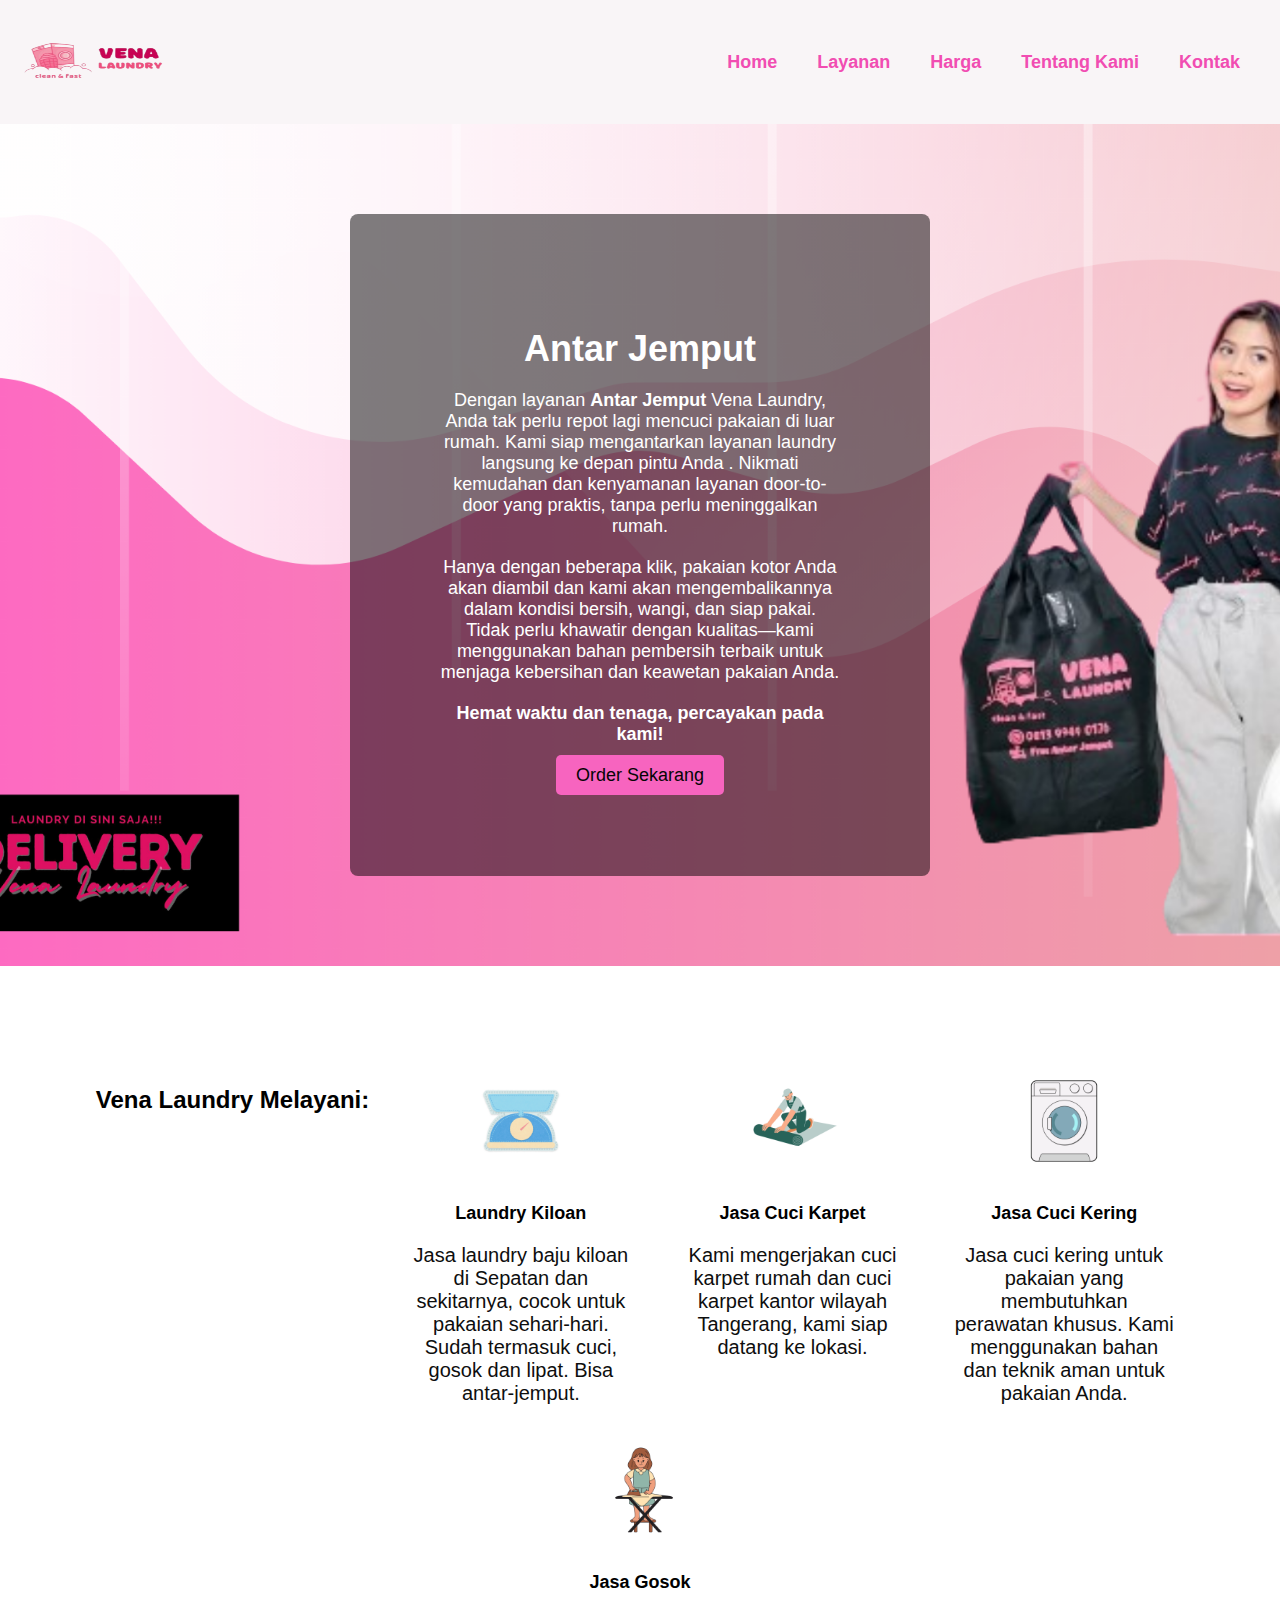
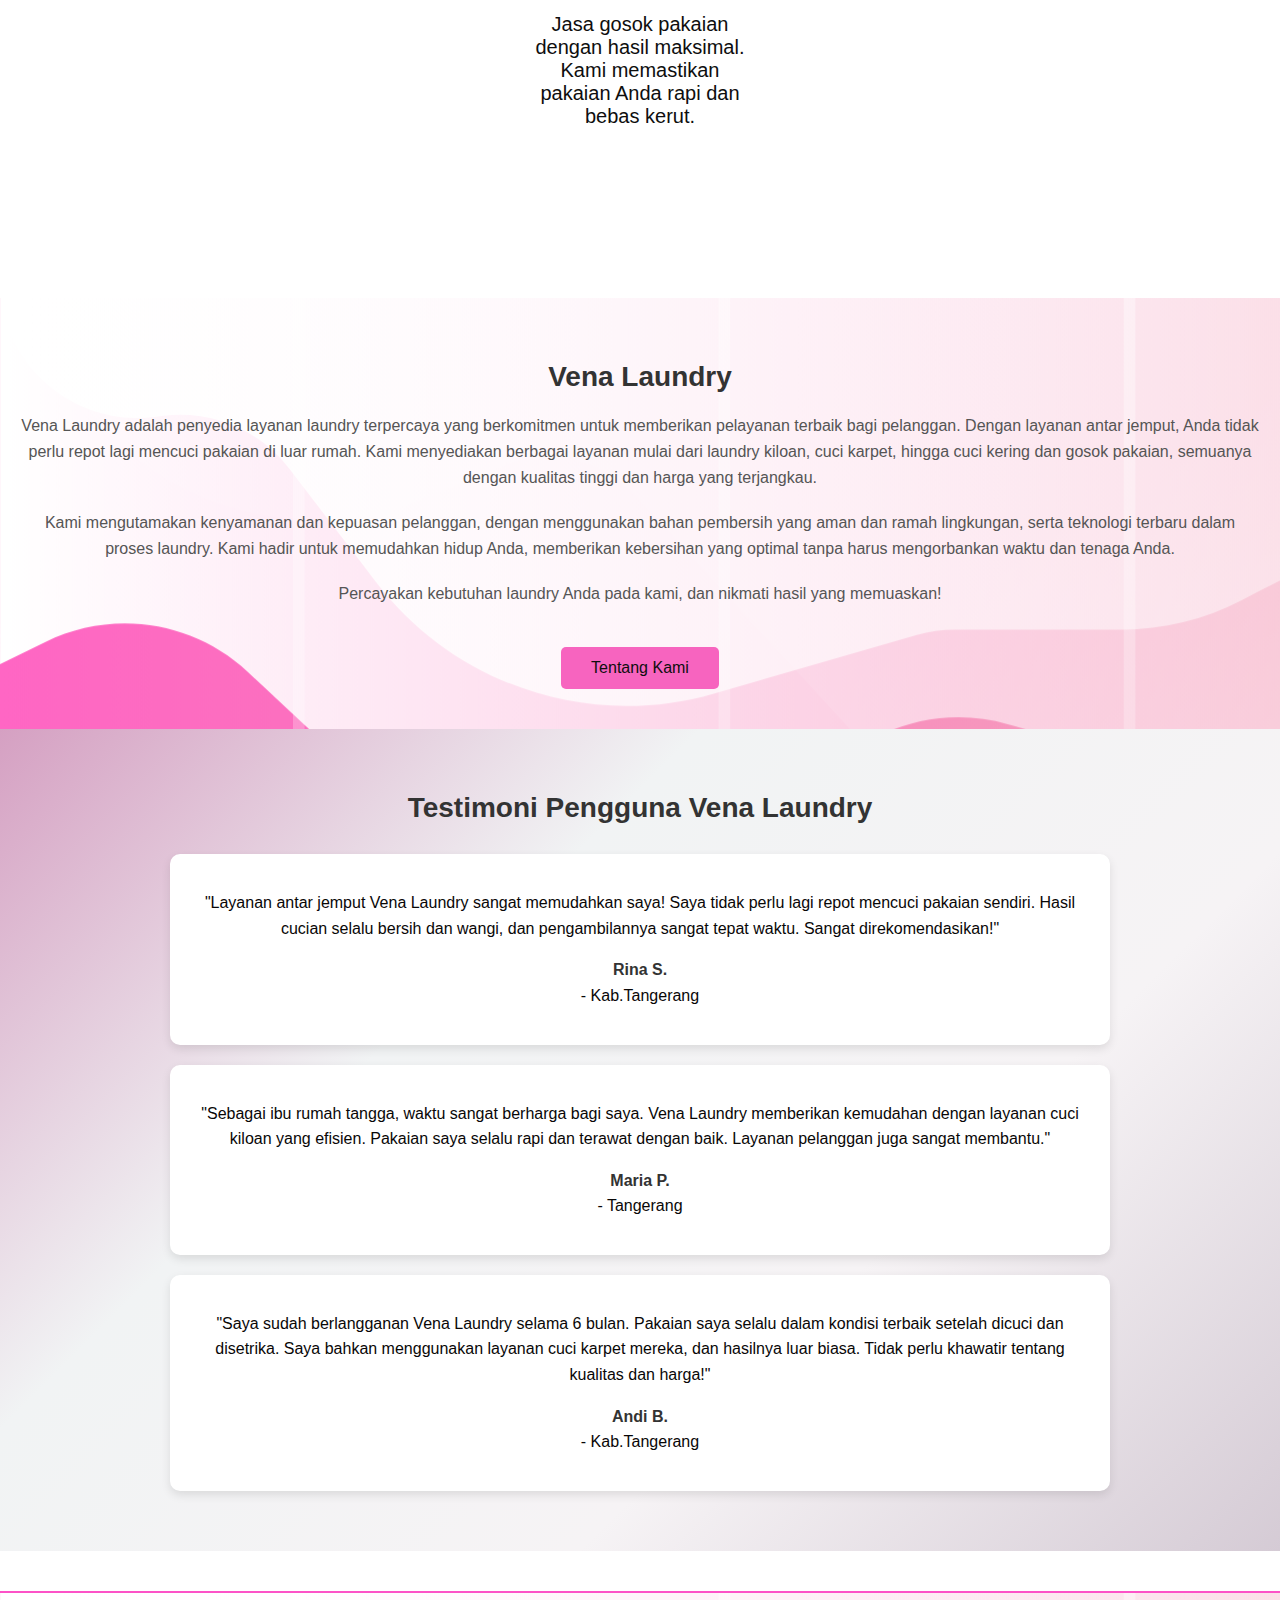
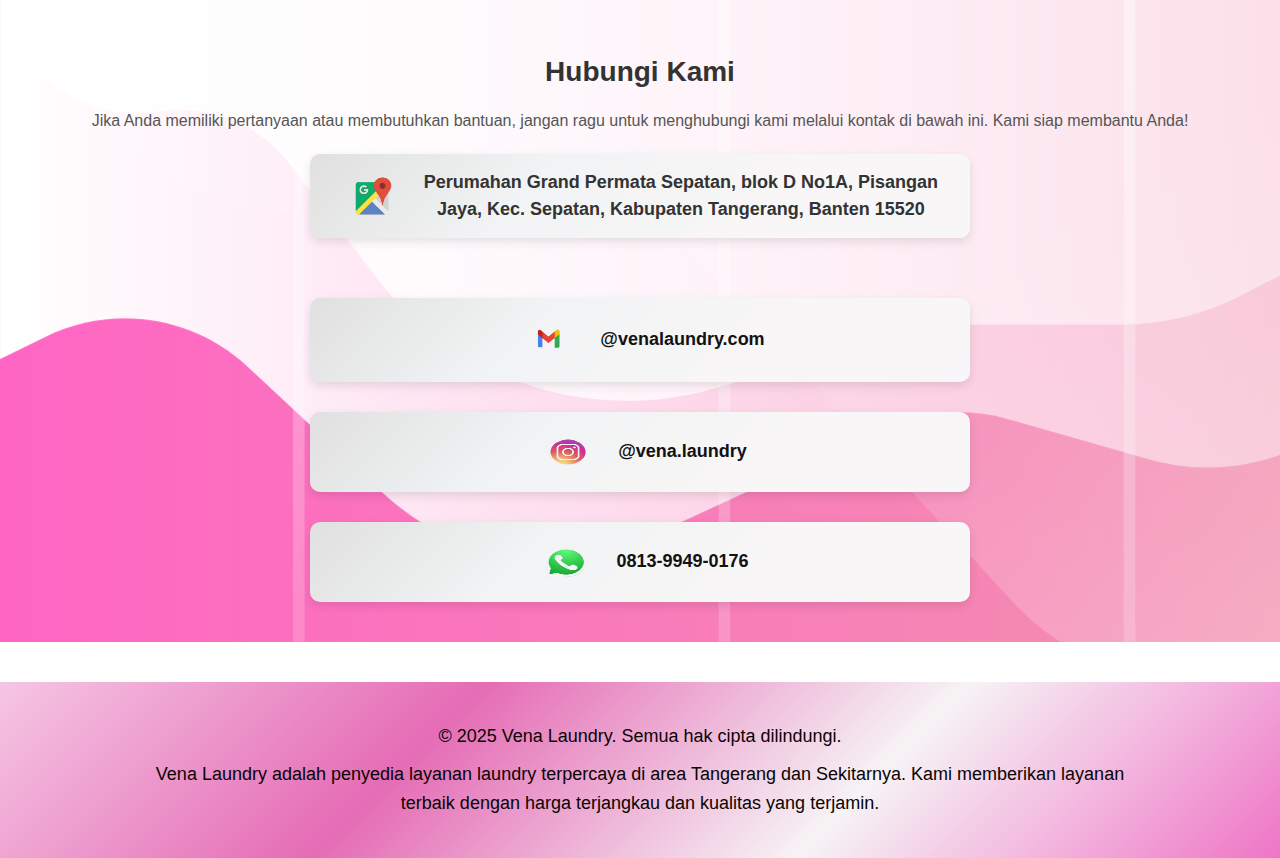
<file: index.html>
<!DOCTYPE html>
<html lang="id">
<head>
    <meta charset="UTF-8">
    <meta name="viewport" content="width=device-width, initial-scale=1.0">
    <meta http-equiv="X-UA-Compatible" content="ie=edge">
    <title>LaundryX - Layanan Laundry Terpercaya</title>
    <link rel="stylesheet" href="index.css">
</head>
<body>
    <!-- Header Section -->
    <header>
        <div class="container">
            <!-- Logo -->
            <div class="logo">
                <img src="VENA-removebg-preview.png" alt="Logo LaundryX">
            </div>
            
            <!-- Navigasi -->
            <nav>
                <ul>
                    <li><a href="index.html">Home</a></li>
                    <li><a href="Layanan.html">Layanan</a></li>
                    <li><a href="harga.html">Harga</a></li>
                    <li><a href="tentangkami.html">Tentang Kami</a></li>
                    <li><a href="kontak.html">Kontak</a></li>
                </ul>
            </nav>
        </div>
    </header>

    <!-- Main Content -->
    <main>
        <div class="content">
            <h1>Antar Jemput</h1>
            <p>Dengan layanan <strong>Antar Jemput</strong> Vena Laundry, Anda tak perlu repot lagi mencuci pakaian di luar rumah. Kami siap mengantarkan layanan laundry langsung ke depan pintu Anda <strong></strong>. Nikmati kemudahan dan kenyamanan layanan door-to-door yang praktis, tanpa perlu meninggalkan rumah.</p>
            <p>Hanya dengan beberapa klik, pakaian kotor Anda akan diambil dan kami akan mengembalikannya dalam kondisi bersih, wangi, dan siap pakai. Tidak perlu khawatir dengan kualitas—kami menggunakan bahan pembersih terbaik untuk menjaga kebersihan dan keawetan pakaian Anda.</p>
            <p><strong>Hemat waktu dan tenaga, percayakan pada kami!</strong></p>
            <a href="#" class="cta-button">Order Sekarang</a>
        </div>
    </main>
      <!-- Langkah-langkah menggunakan aplikasi -->
      <section class="steps">
        <h2>Vena Laundry Melayani:</h2>
        <div class="step">
          <img src="2.png" alt="Langkah 1">
          <h3>Laundry Kiloan</h3>
          <p>Jasa laundry baju kiloan di Sepatan dan sekitarnya, cocok untuk pakaian sehari-hari. Sudah termasuk cuci, gosok dan lipat. Bisa antar-jemput.</p>
        </div>
        <div class="step">
          <img src="3.png" alt="Langkah 2">
          <h3>Jasa Cuci Karpet</h3>
          <p>Kami mengerjakan cuci karpet rumah dan cuci karpet kantor wilayah Tangerang, kami siap datang ke lokasi.</p>
        </div>
        <div class="step">
          <img src="5.png" alt="Langkah 3">
          <h3>Jasa Cuci Kering</h3>
          <p>Jasa cuci kering untuk pakaian yang membutuhkan perawatan khusus. Kami menggunakan bahan dan teknik aman untuk pakaian Anda.</p>
        </div>
        <div class="step">
          <img src="4.png" alt="Langkah 4">
          <h3>Jasa Gosok</h3>
          <p>Jasa gosok pakaian dengan hasil maksimal. Kami memastikan pakaian Anda rapi dan bebas kerut.</p>
        </div>
      </section>
      <section class="about-us">
        <h2>Vena Laundry</h2>
        <p>Vena Laundry adalah penyedia layanan laundry terpercaya yang berkomitmen untuk memberikan pelayanan terbaik bagi pelanggan. Dengan layanan antar jemput, Anda tidak perlu repot lagi mencuci pakaian di luar rumah. Kami menyediakan berbagai layanan mulai dari laundry kiloan, cuci karpet, hingga cuci kering dan gosok pakaian, semuanya dengan kualitas tinggi dan harga yang terjangkau.</p>
        <p>Kami mengutamakan kenyamanan dan kepuasan pelanggan, dengan menggunakan bahan pembersih yang aman dan ramah lingkungan, serta teknologi terbaru dalam proses laundry. Kami hadir untuk memudahkan hidup Anda, memberikan kebersihan yang optimal tanpa harus mengorbankan waktu dan tenaga Anda.</p>
        <p>Percayakan kebutuhan laundry Anda pada kami, dan nikmati hasil yang memuaskan!</p>
        
        <!-- Tombol "Tentang Kami" -->
        <a href="tentangkami.html" class="about-btn">Tentang Kami</a>
    </section>
    
     <!-- Testimoni Pengguna -->
     <section class="testimonials">
      <h2>Testimoni Pengguna Vena Laundry</h2>
      <div class="testimonial">
          <p>"Layanan antar jemput Vena Laundry sangat memudahkan saya! Saya tidak perlu lagi repot mencuci pakaian sendiri. Hasil cucian selalu bersih dan wangi, dan pengambilannya sangat tepat waktu. Sangat direkomendasikan!"</p>
          <p><strong>Rina S.</strong> - Kab.Tangerang</p>
      </div>
      <div class="testimonial">
          <p>"Sebagai ibu rumah tangga, waktu sangat berharga bagi saya. Vena Laundry memberikan kemudahan dengan layanan cuci kiloan yang efisien. Pakaian saya selalu rapi dan terawat dengan baik. Layanan pelanggan juga sangat membantu."</p>
          <p><strong>Maria P.</strong> - Tangerang</p>
      </div>
      <div class="testimonial">
          <p>"Saya sudah berlangganan Vena Laundry selama 6 bulan. Pakaian saya selalu dalam kondisi terbaik setelah dicuci dan disetrika. Saya bahkan menggunakan layanan cuci karpet mereka, dan hasilnya luar biasa. Tidak perlu khawatir tentang kualitas dan harga!"</p>
          <p><strong>Andi B.</strong> - Kab.Tangerang</p>
      </div>
  </section>
  <!-- Kontak Kami -->
  <section class="contact">
    <h2>Hubungi Kami</h2>
    <p>Jika Anda memiliki pertanyaan atau membutuhkan bantuan, jangan ragu untuk menghubungi kami melalui kontak di bawah ini. Kami siap membantu Anda!</p>

    <div class="contact-info">
        <!-- Alamat -->
        <div class="contact-item">
            <img src="gmaps-removebg-preview.png" alt="Alamat Icon">
            <a href="https://maps.app.goo.gl/uRgK6omMd8ZkNUqTA" target="_blank" rel="noopener noreferrer">
            <p><strong></strong> Perumahan Grand Permata Sepatan, blok D No1A, Pisangan Jaya, Kec. Sepatan, Kabupaten Tangerang, Banten 15520</p>
        </div>

        <!-- Email -->
        <div class="contact-item">
            <img src="gmail-removebg-preview.png" alt="Email Icon">
            <p><strong></strong> <a href="mailto:info@venalaundry.com">@venalaundry.com</a></p>
        </div>

        <!-- Instagram -->
        <div class="contact-item">
            <img src="instagram-removebg-preview.png" alt="Instagram Icon">
            <p><strong></strong> <a href="https://www.instagram.com/vena.laundry/" target="_blank">@vena.laundry</a></p>
        </div>

        <!-- WhatsApp -->
        <div class="contact-item">
            <img src="wa3-removebg-preview.png" alt="WhatsApp Icon">
            <p><a href="wa.me/6281399490176" target="_blank"> 0813-9949-0176</a></p>
        </div>
    </div>
</section>
<!-- Footer Section -->
<footer class="footer">
  <div class="footer-content">
      <p>&copy; 2025 Vena Laundry. Semua hak cipta dilindungi.</p>
      <p>Vena Laundry adalah penyedia layanan laundry terpercaya di area Tangerang dan Sekitarnya. Kami memberikan layanan terbaik dengan harga terjangkau dan kualitas yang terjamin.</p>
  </div>
</footer>
</body>
</html>
</file>
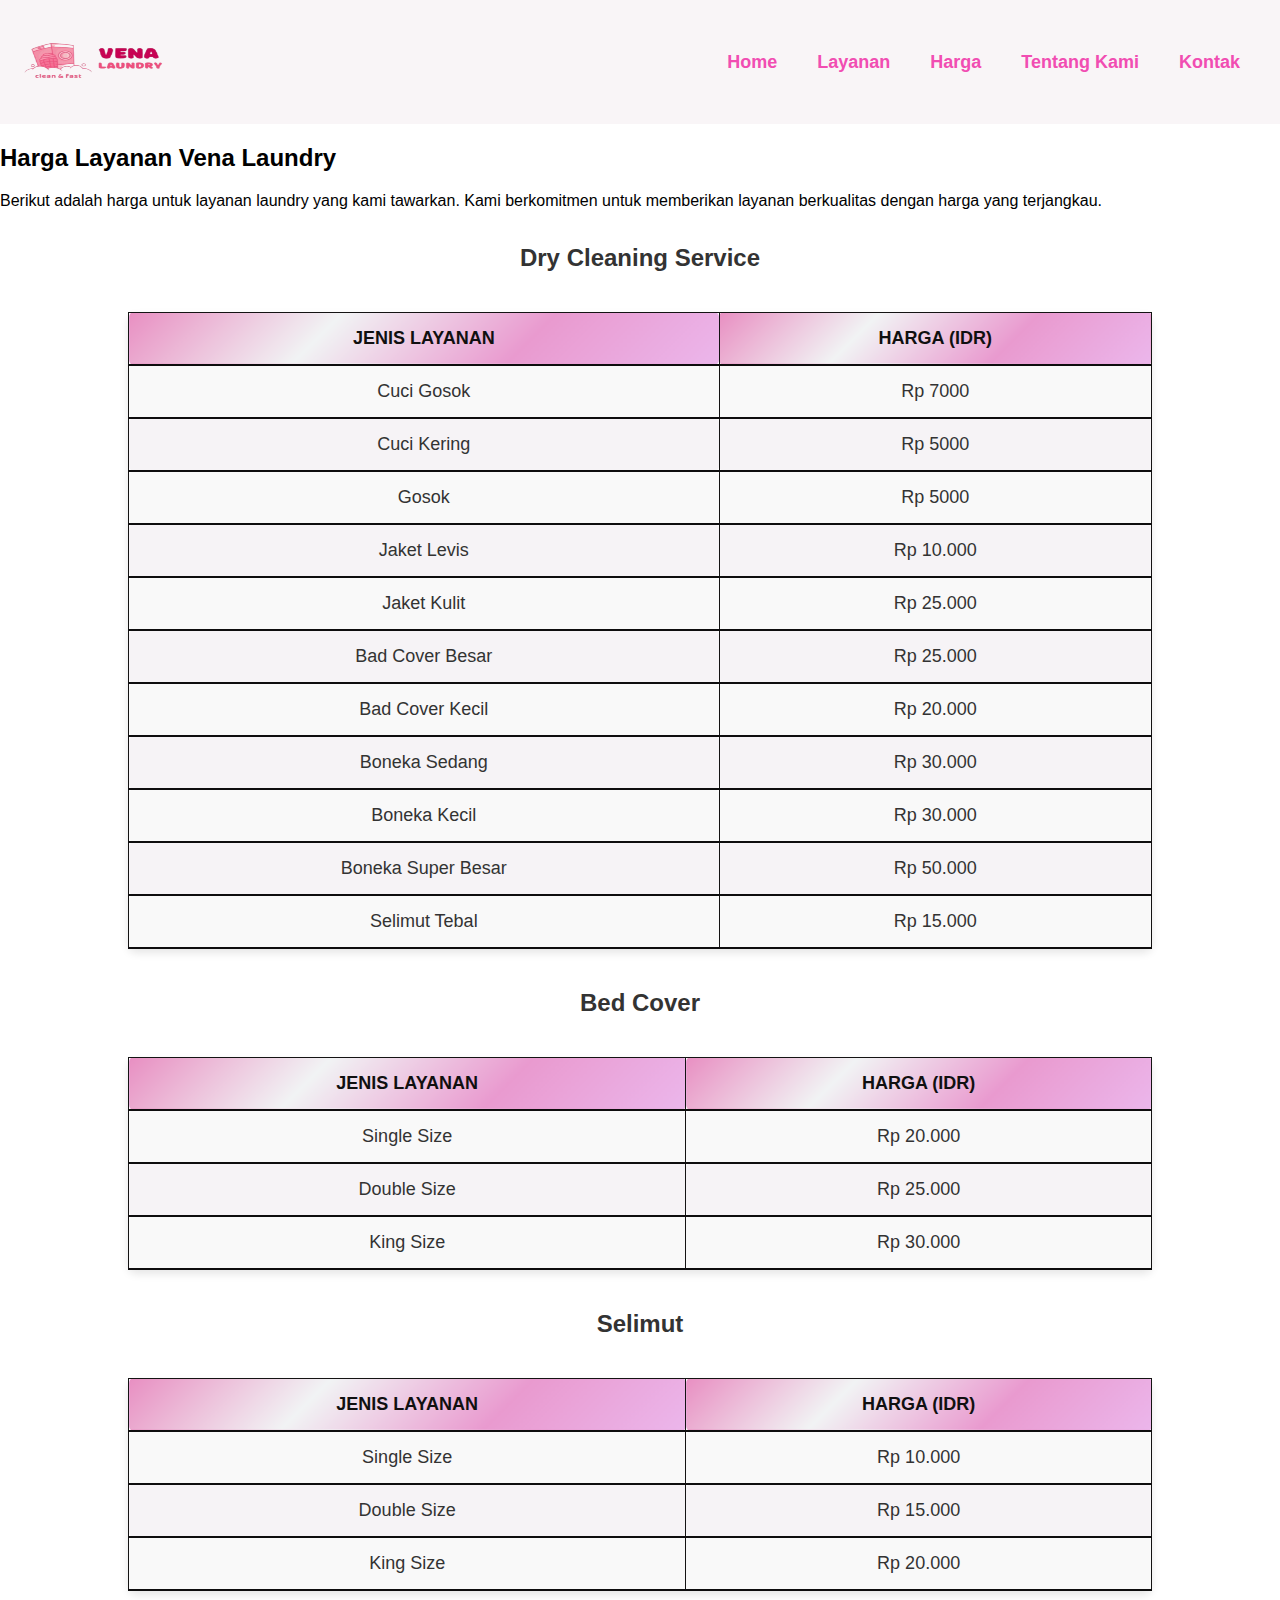
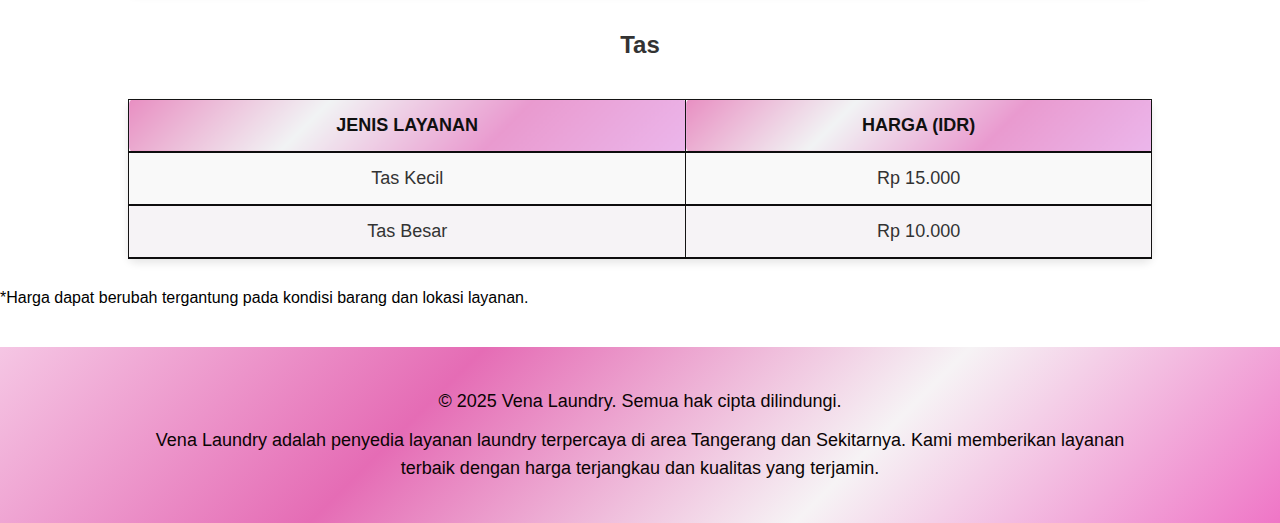
<file: harga.html>
<!DOCTYPE html>
<html lang="id">
<head>
    <meta charset="UTF-8">
    <meta name="viewport" content="width=device-width, initial-scale=1.0">
    <meta http-equiv="X-UA-Compatible" content="ie=edge">
    <title>Vena Laundry - Layanan Laundry Terpercaya</title>
    <link rel="stylesheet" href="harga.css">
</head>
<body>
    <!-- Header Section -->
    <header>
        <div class="container">
            <!-- Logo -->
            <div class="logo">
                <img src="VENA-removebg-preview.png" alt="Logo LaundryX">
            </div>
            
            <!-- Navigasi -->
            <nav>
                <ul>
                    <li><a href="index.html">Home</a></li>
                    <li><a href="Layanan.html">Layanan</a></li>
                    <li><a href="harga.html">Harga</a></li>
                    <li><a href="tentangkami.html">Tentang Kami</a></li>
                    <li><a href="kontak.html">Kontak</a></li>
                </ul>
            </nav>
        </div>
    </header>
<!-- Section Harga -->
<section class="pricing">
    <h2>Harga Layanan Vena Laundry</h2>
    <p>Berikut adalah harga untuk layanan laundry yang kami tawarkan. Kami berkomitmen untuk memberikan layanan berkualitas dengan harga yang terjangkau.</p>
    
    <!-- Tabel Dry Cleaning Service -->
    <h3>Dry Cleaning Service</h3>
    <table class="pricing-table">
        <thead>
            <tr>
                <th>Jenis Layanan</th>
                <th>Harga (IDR)</th>
            </tr>
        </thead>
        <tbody>
            <tr>
                <td>Cuci Gosok</td>
                <td>Rp 7000 </td>
            </tr>
            <tr>
                <td>Cuci Kering</td>
                <td>Rp 5000 </td>
            </tr>
            <tr>
                <td>Gosok</td>
                <td>Rp 5000 </td>
            </tr>
            <tr>
                <td>Jaket Levis</td>
                <td>Rp 10.000 </td>
            </tr>
            <tr>
                <td>Jaket Kulit</td>
                <td>Rp 25.000 </td>
            </tr>
            <tr>
                <td>Bad Cover Besar</td>
                <td>Rp 25.000</td>
            </tr>
            <tr>
                <td>Bad Cover Kecil</td>
                <td>Rp 20.000</td>
            </tr>
            <tr>
                <td>Boneka Sedang</td>
                <td>Rp 30.000</td>
            </tr>
            <tr>
                <td>Boneka Kecil</td>
                <td>Rp 30.000</td>
            </tr>
            <tr>
                <td>Boneka Super Besar</td>
                <td>Rp 50.000</td>
            </tr>
            <tr>
                <td>Selimut Tebal</td>
                <td>Rp 15.000</td>
            </tr>
        </tbody>
    </table>

    <!-- Tabel Bed Cover -->
    <h3>Bed Cover</h3>
    <table class="pricing-table">
        <thead>
            <tr>
                <th>Jenis Layanan</th>
                <th>Harga (IDR)</th>
            </tr>
        </thead>
        <tbody>
            <tr>
                <td>Single Size</td>
                <td>Rp 20.000</td>
            </tr>
            <tr>
                <td>Double Size</td>
                <td>Rp 25.000</td>
            </tr>
            <tr>
                <td>King Size</td>
                <td>Rp 30.000</td>
            </tr>
        </tbody>
    </table>

    <!-- Tabel Selimut -->
    <h3>Selimut</h3>
    <table class="pricing-table">
        <thead>
            <tr>
                <th>Jenis Layanan</th>
                <th>Harga (IDR)</th>
            </tr>
        </thead>
        <tbody>
            <tr>
                <td>Single Size</td>
                <td>Rp 10.000</td>
            </tr>
            <tr>
                <td>Double Size</td>
                <td>Rp 15.000</td>
            </tr>
            <tr>
                <td>King Size</td>
                <td>Rp 20.000</td>
            </tr>
        </tbody>
    </table>

    <!-- Tabel Tas -->
    <h3>Tas</h3>
    <table class="pricing-table">
        <thead>
            <tr>
                <th>Jenis Layanan</th>
                <th>Harga (IDR)</th>
            </tr>
        </thead>
        <tbody>
            <tr>
                <td>Tas Kecil</td>
                <td>Rp 15.000</td>
            </tr>
            <tr>
                <td>Tas Besar</td>
                <td>Rp 10.000</td>
            </tr>
        </tbody>
    </table>
    
    <p>*Harga dapat berubah tergantung pada kondisi barang dan lokasi layanan.</p>
</section>
<!-- Footer Section -->
<footer class="footer">
    <div class="footer-content">
        <p>&copy; 2025 Vena Laundry. Semua hak cipta dilindungi.</p>
        <p>Vena Laundry adalah penyedia layanan laundry terpercaya di area  Tangerang dan Sekitarnya. Kami memberikan layanan terbaik dengan harga terjangkau dan kualitas yang terjamin.</p>
    </div>
  </footer>
  </body>
  </html>
</file>
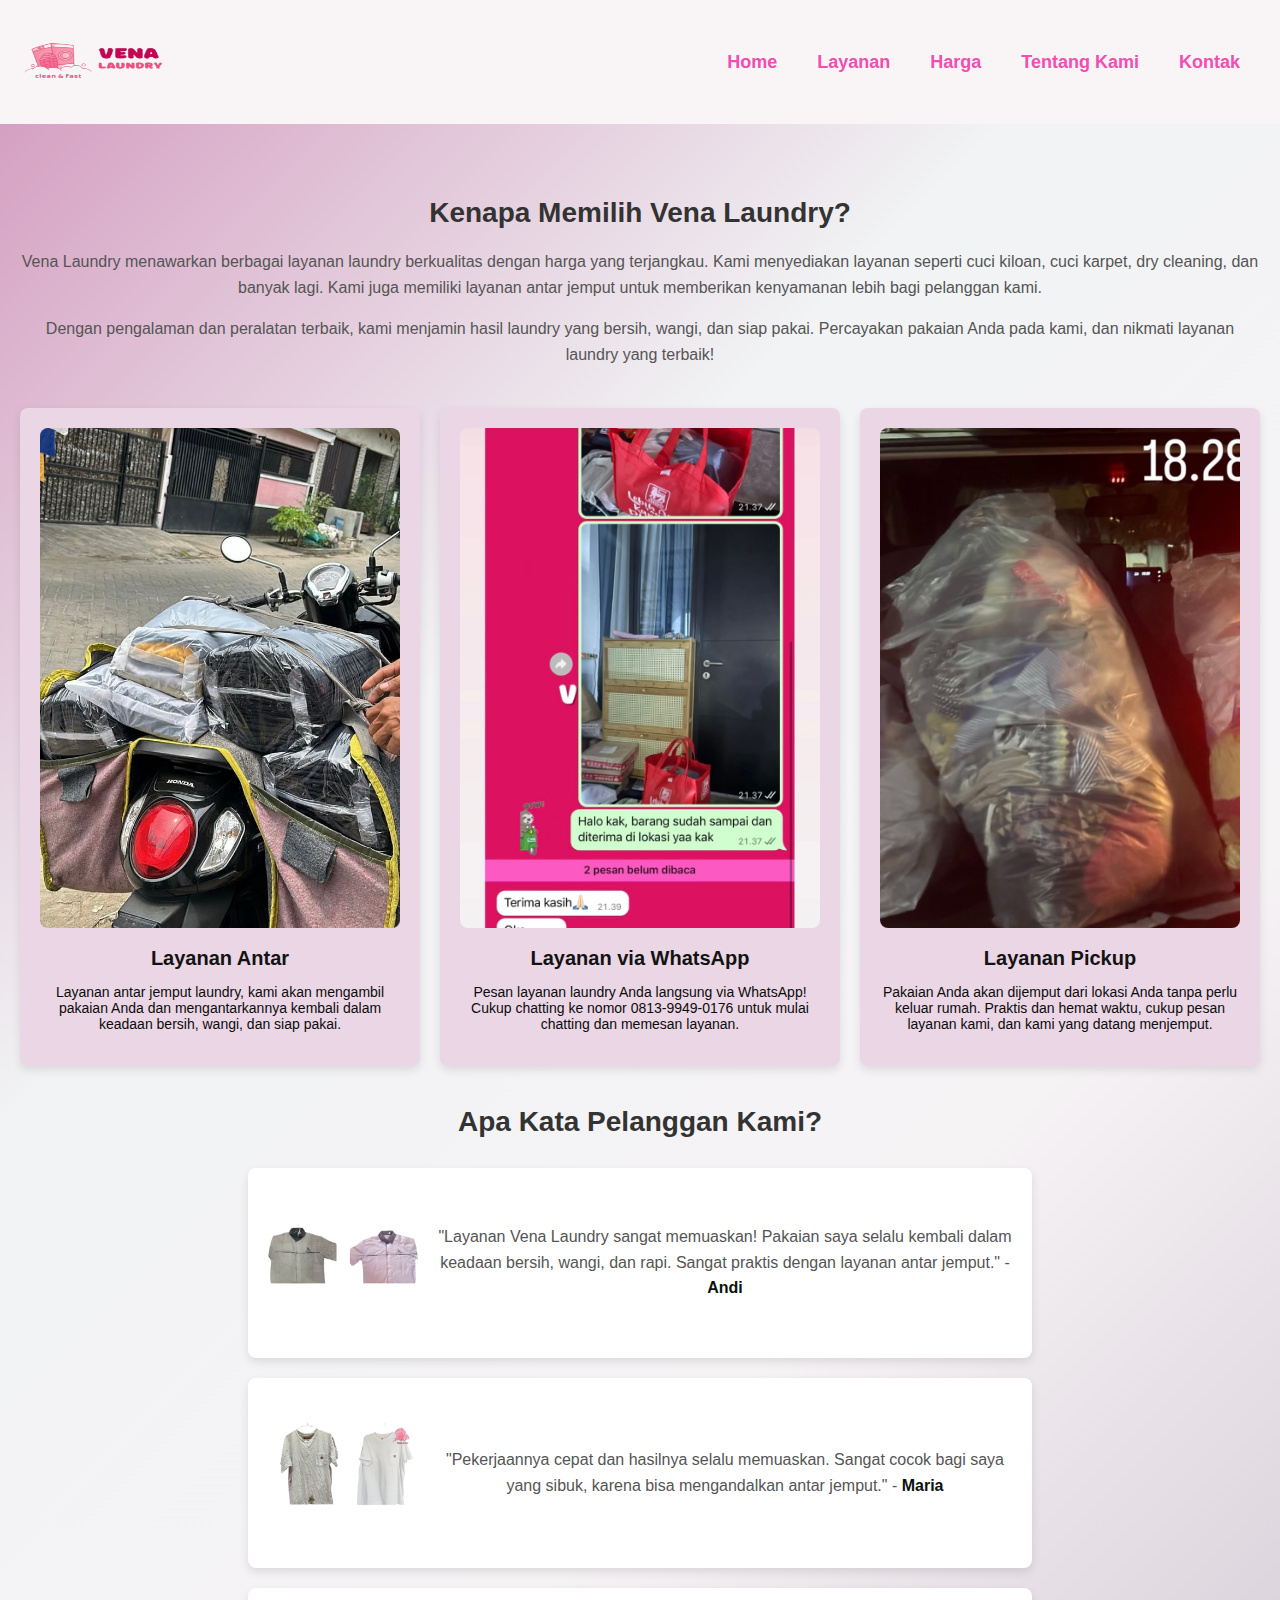
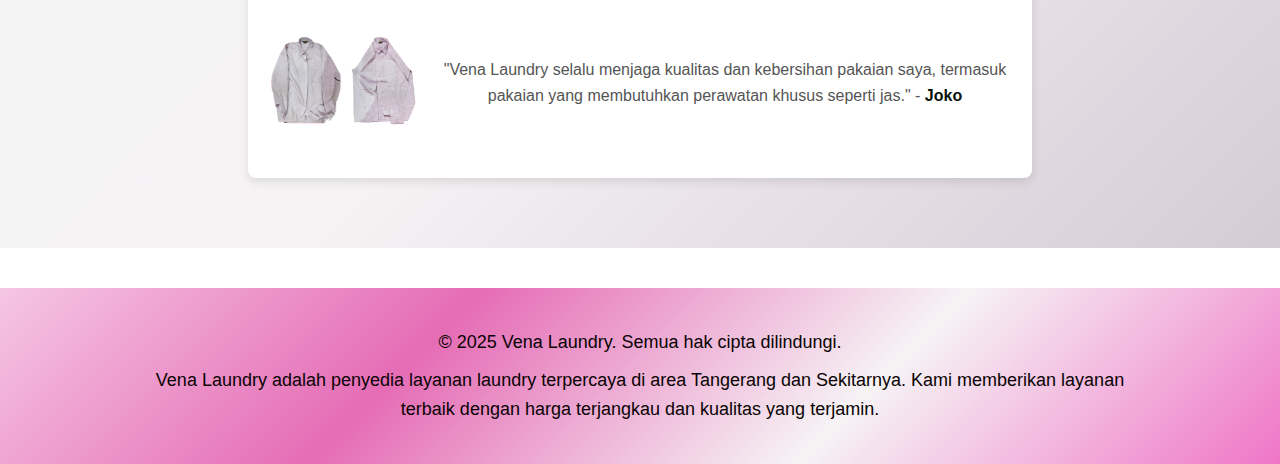
<file: Layanan.html>
<!DOCTYPE html>
<html lang="id">
<head>
    <meta charset="UTF-8">
    <meta name="viewport" content="width=device-width, initial-scale=1.0">
    <meta http-equiv="X-UA-Compatible" content="ie=edge">
    <title>Vena Laundry - Layanan Laundry Terpercaya</title>
    <link rel="stylesheet" href="Layanan.css">
</head>
<body>
    <!-- Header Section -->
    <header>
        <div class="container">
            <!-- Logo -->
            <div class="logo">
                <img src="VENA-removebg-preview.png" alt="Logo LaundryX">
            </div>
            
            <!-- Navigasi -->
            <nav>
                <ul>
                    <li><a href="index.html">Home</a></li>
                    <li><a href="Layanan.html">Layanan</a></li>
                    <li><a href="harga.html">Harga</a></li>
                    <li><a href="tentangkami.html">Tentang Kami</a></li>
                    <li><a href="kontak.html">Kontak</a></li>
                </ul>
            </nav>
        </div>
    </header>
<!-- Section Layanan dan Testimoni -->
<section class="services-testimonials">
    <!-- Deskripsi Layanan -->
    <div class="service-description">
        <h2>Kenapa Memilih Vena Laundry?</h2>
        <p>Vena Laundry menawarkan berbagai layanan laundry berkualitas dengan harga yang terjangkau. Kami menyediakan layanan seperti cuci kiloan, cuci karpet, dry cleaning, dan banyak lagi. Kami juga memiliki layanan antar jemput untuk memberikan kenyamanan lebih bagi pelanggan kami.</p>
        <p>Dengan pengalaman dan peralatan terbaik, kami menjamin hasil laundry yang bersih, wangi, dan siap pakai. Percayakan pakaian Anda pada kami, dan nikmati layanan laundry yang terbaik!</p>
    </div>

    <!-- Layanan Card -->
    <div class="services-cards">
        <div class="service-card">
            <img src="layanan antar 2.jpg" alt="Layanan 1">
            <h3>Layanan Antar</h3>
            <p>Layanan antar jemput laundry, kami akan mengambil pakaian Anda dan mengantarkannya kembali dalam keadaan bersih, wangi, dan siap pakai.</p>
        </div>
        <div class="service-card">
             <img src="lay pickup.jpg" alt="Layanan 2">
             <h3>Layanan via WhatsApp</h3>
             <p>Pesan layanan laundry Anda langsung via WhatsApp! Cukup chatting ke nomor 0813-9949-0176 untuk mulai chatting dan memesan layanan.</p>
        </div>
        <div class="service-card">
            <img src="layanan pickup.jpg" alt="Layanan 3">
            <h3>Layanan Pickup</h3>
            <p>Pakaian Anda akan dijemput dari lokasi Anda tanpa perlu keluar rumah. Praktis dan hemat waktu, cukup pesan layanan kami, dan kami yang datang menjemput.</p>
        </div>
    </div>

     <!-- Testimoni Pelanggan -->
     <div class="testimonials">
        <h2>Apa Kata Pelanggan Kami?</h2>
        <div class="testimonial-card">
            <img src="VENA__2_-removebg-preview.png" alt="Pelanggan 1" class="testimonial-img">
            <p>"Layanan Vena Laundry sangat memuaskan! Pakaian saya selalu kembali dalam keadaan bersih, wangi, dan rapi. Sangat praktis dengan layanan antar jemput." - <strong>Andi</strong></p>
        </div>
        <div class="testimonial-card">
            <img src="testi4-removebg-preview.png" alt="Pelanggan 2" class="testimonial-img">
            <p>"Pekerjaannya cepat dan hasilnya selalu memuaskan. Sangat cocok bagi saya yang sibuk, karena bisa mengandalkan antar jemput." - <strong>Maria</strong></p>
        </div>
        <div class="testimonial-card">
            <img src="testi5-removebg-preview.png" alt="Pelanggan 3" class="testimonial-img">
            <p>"Vena Laundry selalu menjaga kualitas dan kebersihan pakaian saya, termasuk pakaian yang membutuhkan perawatan khusus seperti jas." - <strong>Joko</strong></p>
        </div>
    </div>
</section>
<!-- Footer Section -->
<footer class="footer">
    <div class="footer-content">
        <p>&copy; 2025 Vena Laundry. Semua hak cipta dilindungi.</p>
        <p>Vena Laundry adalah penyedia layanan laundry terpercaya di area  Tangerang dan Sekitarnya. Kami memberikan layanan terbaik dengan harga terjangkau dan kualitas yang terjamin.</p>
    </div>
  </footer>
  </body>
  </html>
</file>
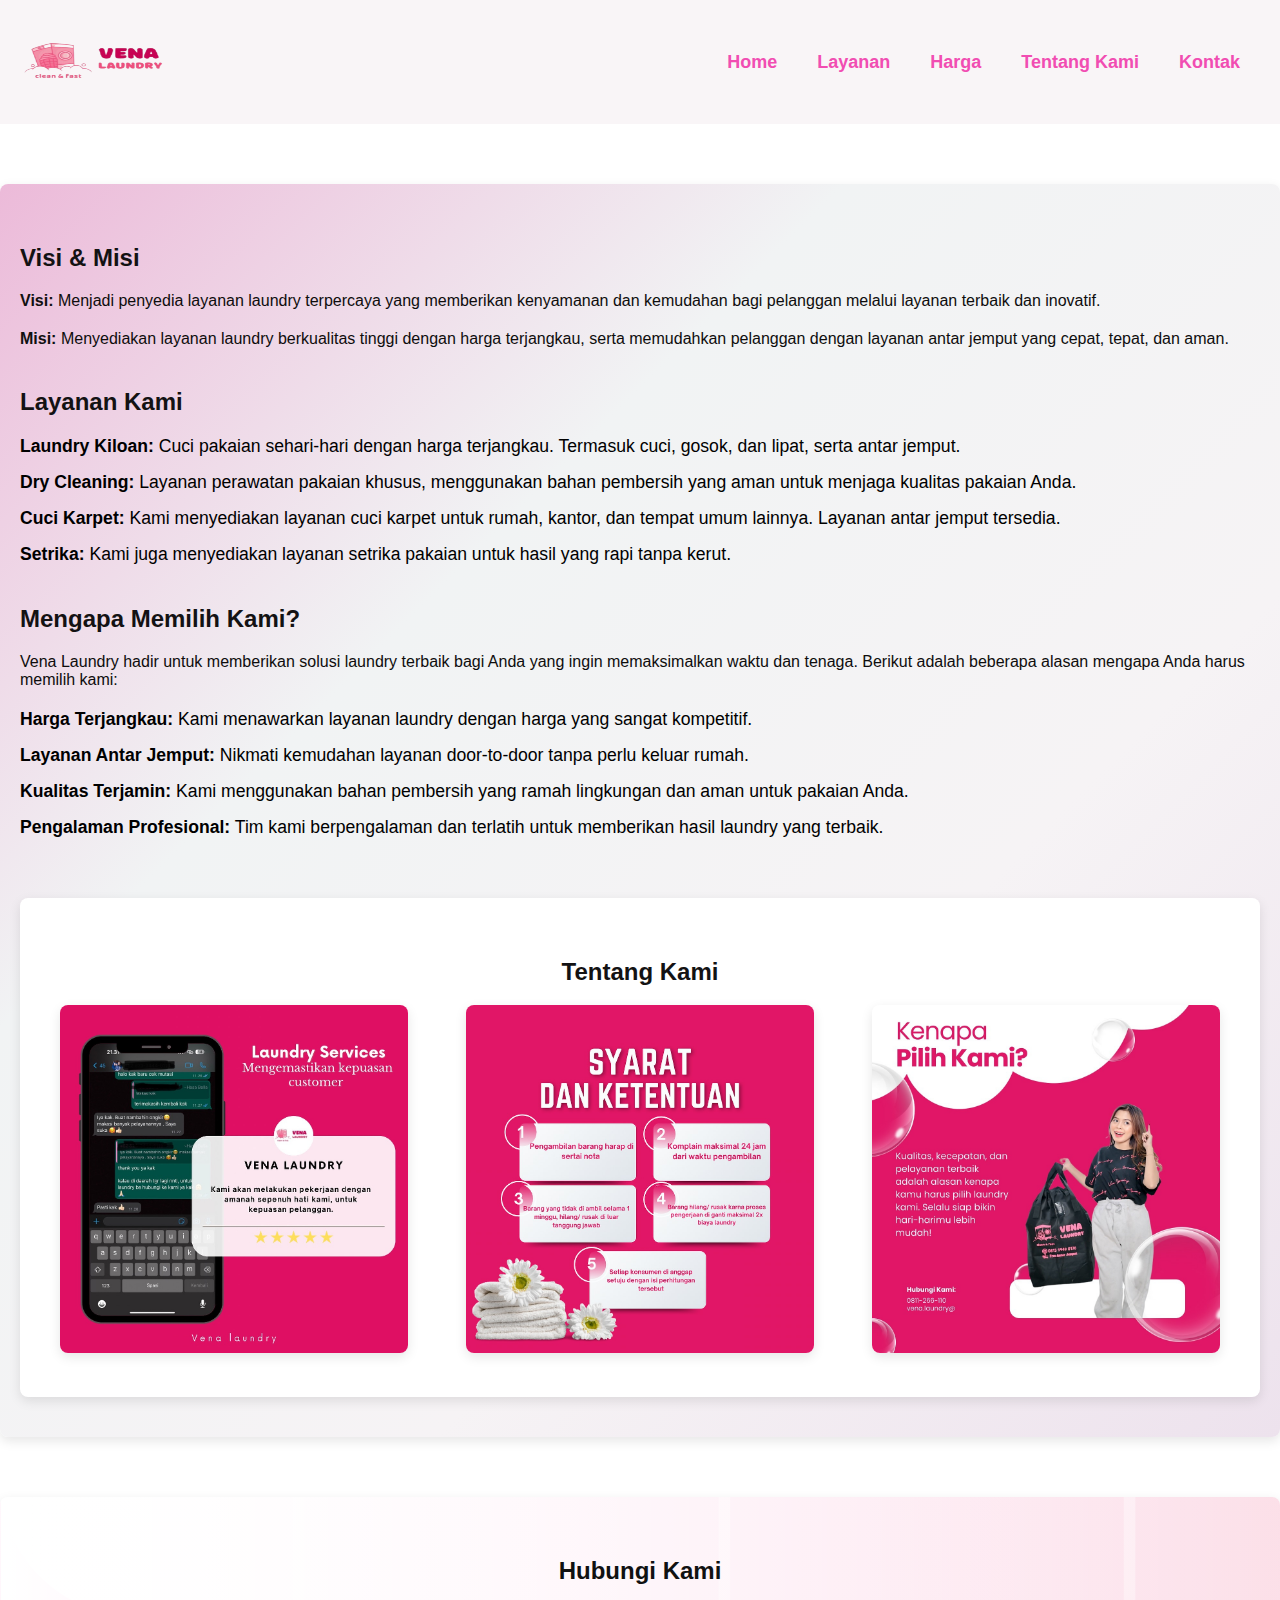
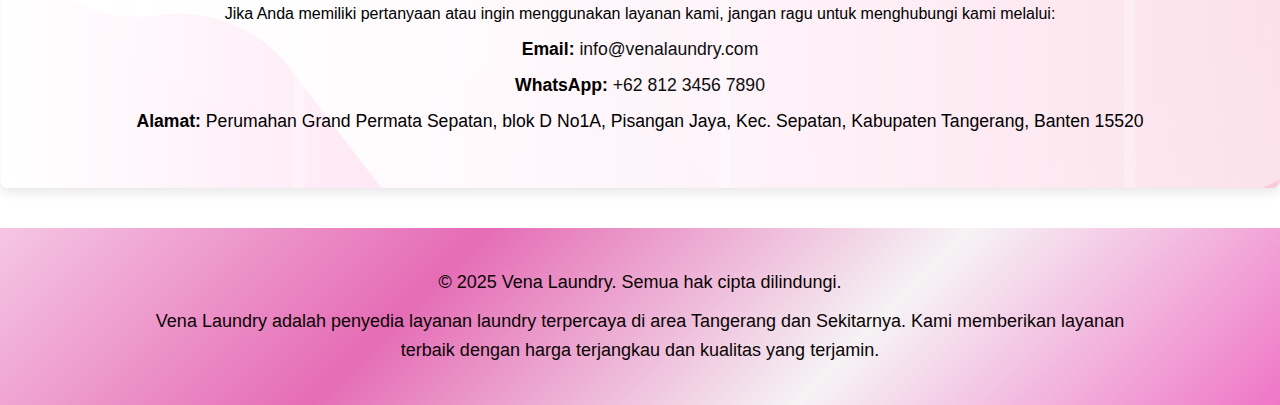
<file: tentangkami.html>
<!DOCTYPE html>
<html lang="id">
<head>
    <meta charset="UTF-8">
    <meta name="viewport" content="width=device-width, initial-scale=1.0">
    <meta http-equiv="X-UA-Compatible" content="ie=edge">
    <title>Vena Laundry - Layanan Laundry Terpercaya</title>
    <link rel="stylesheet" href="tentangkami.css">
</head>
<body>
    <!-- Header Section -->
    <header>
        <div class="container">
            <!-- Logo -->
            <div class="logo">
                <img src="VENA-removebg-preview.png" alt="Logo LaundryX">
            </div>
            
            <!-- Navigasi -->
            <nav>
                <ul>
                    <li><a href="index.html">Home</a></li>
                    <li><a href="Layanan.html">Layanan</a></li>
                    <li><a href="harga.html">Harga</a></li>
                    <li><a href="tentangkami.html">Tentang Kami</a></li>
                    <li><a href="kontak.html">Kontak</a></li>
                </ul>
            </nav>
        </div>
    </header>
<!-- About Us Section -->
<section class="about-us">
    <div class="container">
        <!-- Visi & Misi -->
        <div class="vision-mission">
            <h2>Visi & Misi</h2>
            <p><strong>Visi:</strong> Menjadi penyedia layanan laundry terpercaya yang memberikan kenyamanan dan kemudahan bagi pelanggan melalui layanan terbaik dan inovatif.</p>
            <p><strong>Misi:</strong> Menyediakan layanan laundry berkualitas tinggi dengan harga terjangkau, serta memudahkan pelanggan dengan layanan antar jemput yang cepat, tepat, dan aman.</p>
        </div>

        <!-- Layanan Kami -->
        <div class="services">
            <h2>Layanan Kami</h2>
            <ul>
                <li><strong>Laundry Kiloan:</strong> Cuci pakaian sehari-hari dengan harga terjangkau. Termasuk cuci, gosok, dan lipat, serta antar jemput.</li>
                <li><strong>Dry Cleaning:</strong> Layanan perawatan pakaian khusus, menggunakan bahan pembersih yang aman untuk menjaga kualitas pakaian Anda.</li>
                <li><strong>Cuci Karpet:</strong> Kami menyediakan layanan cuci karpet untuk rumah, kantor, dan tempat umum lainnya. Layanan antar jemput tersedia.</li>
                <li><strong>Setrika:</strong> Kami juga menyediakan layanan setrika pakaian untuk hasil yang rapi tanpa kerut.</li>
            </ul>
        </div>

        <!-- Mengapa Memilih Kami -->
        <div class="why-choose-us">
            <h2>Mengapa Memilih Kami?</h2>
            <p>Vena Laundry hadir untuk memberikan solusi laundry terbaik bagi Anda yang ingin memaksimalkan waktu dan tenaga. Berikut adalah beberapa alasan mengapa Anda harus memilih kami:</p>
            <ul>
                <li><strong>Harga Terjangkau:</strong> Kami menawarkan layanan laundry dengan harga yang sangat kompetitif.</li>
                <li><strong>Layanan Antar Jemput:</strong> Nikmati kemudahan layanan door-to-door tanpa perlu keluar rumah.</li>
                <li><strong>Kualitas Terjamin:</strong> Kami menggunakan bahan pembersih yang ramah lingkungan dan aman untuk pakaian Anda.</li>
                <li><strong>Pengalaman Profesional:</strong> Tim kami berpengalaman dan terlatih untuk memberikan hasil laundry yang terbaik.</li>
            </ul>
        </div>

        <!-- Section Baru: Gambar Berderet -->
        <div class="image-gallery">
            <h2>Tentang Kami</h2>
            <div class="gallery-images">
                <div class="gallery-item">
                    <img src="Snapinst.app_412657512_364371766181183_1246449170355879114_n_1080.jpg" alt="Layanan 1">
                </div>
                <div class="gallery-item">
                    <img src="syarat vena.jpg" alt="Layanan 2">
                </div>
                <div class="gallery-item">
                    <img src="kenapa vena.jpg" alt="Layanan 3">
                </div>
            </div>
        </div>
    </div>
</section>
        <!-- Hubungi Kami -->
        <div class="contact-us">
            <h2>Hubungi Kami</h2>
            <p>Jika Anda memiliki pertanyaan atau ingin menggunakan layanan kami, jangan ragu untuk menghubungi kami melalui:</p>
            <ul>
                <li><strong>Email:</strong> <a href="mailto:info@venalaundry.com">info@venalaundry.com</a></li>
                <li><strong>WhatsApp:</strong> <a href="https://wa.me/6281234567890" target="_blank">+62 812 3456 7890</a></li>
                <li><strong>Alamat:</strong> Perumahan Grand Permata Sepatan, blok D No1A, Pisangan Jaya, Kec. Sepatan, Kabupaten Tangerang, Banten 15520</li>
            </ul>
        </div>
    </div>
</section>
<!-- Footer Section -->
<footer class="footer">
    <div class="footer-content">
        <p>&copy; 2025 Vena Laundry. Semua hak cipta dilindungi.</p>
        <p>Vena Laundry adalah penyedia layanan laundry terpercaya di area  Tangerang dan Sekitarnya. Kami memberikan layanan terbaik dengan harga terjangkau dan kualitas yang terjamin.</p>
    </div>
  </footer>
  </body>
  </html>
</file>
<file: index.css>
/* Global Styles */
body {
    margin: 0;
    font-family: Arial, sans-serif;
}

/* Header Styles */
header {
    background-color: #f9f5f7;
    color: white;
    padding: 10px 0;
}

header .container {
    display: flex;
    justify-content: space-between;
    align-items: center;
    padding: 0 20px;
}

header .logo img {
    height: 100px;
    width: 150px;
}

/* Styling untuk navigasi secara keseluruhan */
nav ul {
    display: flex;
    justify-content: center; /* Memusatkan menu */
    list-style: none;
    padding: 0;
    margin: 0;
}

/* Styling untuk setiap item di menu */
nav ul li {
    margin: 0 20px; /* Memberikan jarak antar item */
}

/* Styling untuk link navigasi */
nav ul li a {
    text-decoration: none;
    color: #f14db2; /* Warna teks default */
    font-size: 18px;
    font-weight: bold;
    position: relative;
    padding: 5px 0;
    transition: color 0.3s ease, transform 0.3s ease; /* Transisi untuk perubahan warna dan efek transform */
}

/* Efek hover pada link navigasi */
nav ul li a:hover {
    color: #101010; /* Warna hijau pada hover */
    transform: scale(1.1); /* Sedikit membesar saat hover */
}

/* Efek garis bawah yang muncul saat hover */
nav ul li a::after {
    content: "";
    position: absolute;
    bottom: -5px;
    left: 0;
    width: 0;
    height: 2px;
    background-color: #efade7; /* Warna garis bawah */
    transition: width 0.3s ease; /* Efek transisi untuk garis bawah */
}

nav ul li a:hover::after {
    width: 100%; /* Membuka garis bawah saat hover */
}

/* Main Content Styles */
main {
    padding: 90px 70px;
    text-align: center;
    background-image: url('Desain\ tanpa\ judul\ \(5\).png'); /* Ganti dengan URL gambar latar belakang */
    background-size: cover; /* Agar gambar menutupi seluruh elemen */
    background-position: center center; /* Agar gambar berada di tengah */
    background-repeat: no-repeat; /* Mencegah gambar diulang */
}

.content {
    max-width: 400px;
    margin: 0 auto;
    color: white; /* Agar teks terlihat jelas */
    background-color: rgba(0, 0, 0, 0.5); /* Membuat latar belakang sedikit transparan */
    padding: 90px;
    border-radius: 8px;
}

.content h1 {
    font-size: 36px;
    margin-bottom: 20px;
}

.content p {
    font-size: 18px;
    margin-bottom: 20px;
}

.cta-button {
    background-color: #f764bf;
    color: rgb(5, 5, 5);
    padding: 10px 20px;
    font-size: 18px;
    text-decoration: none;
    border-radius: 5px;
    transition: background-color 0.3s;
}

.cta-button:hover {
    background-color: #fbfbfb;
}
/* Steps Section */
.steps {
    padding: 100px 80px;
    text-align: center;
    display: flex;
    justify-content: space-around;
    flex-wrap: wrap;
  }
  
  .step {
    width: 220px;
    margin: 10px;
    text-align: center;
  }
  
  .step img {
    width: 90px;
    margin-bottom: 15px;
  }
  
  .step h3 {
    font-size: 18px;
    margin-bottom: 10px;
  }
  
  .step p {
    font-size: 20px;
    color: #0e0e0e;
  }
  /* Tentang Vena Laundry */
.about-us {
    background-image: url(Desain\ tanpa\ judul\ \(5\).png) ;/* Background lebih terang untuk section ini */
    padding: 40px 20px;
    margin-top: 40px;
    text-align: center;
}

.about-us h2 {
    color: #333;
    font-size: 28px;
    margin-bottom: 20px;
}

.about-us p {
    color: #555;
    font-size: 16px;
    line-height: 1.6;
    margin-bottom: 20px;
}
.about-btn {
    display: inline-block;
    background-color: #f764bf;  /* Warna latar belakang hijau */
    color: rgb(14, 14, 14);               /* Warna teks putih */
    font-size: 16px;
    padding: 12px 30px;         /* Jarak padding di dalam tombol */
    text-align: center;
    border-radius: 5px;         /* Sudut tombol membulat */
    text-decoration: none;      /* Menghilangkan garis bawah pada link */
    margin-top: 20px;           /* Jarak atas tombol */
    transition: background-color 0.3s ease, transform 0.3s ease; /* Efek transisi */
}

.about-btn:hover {
    background-color: #f1f7f1;  /* Warna latar belakang lebih gelap saat hover */
    transform: scale(1.05);      /* Membesarkan tombol sedikit */
}

.about-btn:focus {
    outline: none;  /* Menghilangkan outline saat tombol difokuskan */
}
/* Testimoni */
.testimonials {
    background: linear-gradient(-45deg, #d5cbd5,#f6f3f5,#f1f3f4,#d5a0c2);
    padding: 40px 20px;
    text-align: center;
}

.testimonials h2 {
    color: #333;
    font-size: 28px;
    margin-bottom: 30px;
}

.testimonial {
    margin-bottom: 20px;
    padding: 20px;
    background-color: #ffffff;
    box-shadow: 0 4px 10px rgba(0, 0, 0, 0.1);
    border-radius: 10px;
    max-width: 900px;
    margin-left: auto;
    margin-right: auto;
}

.testimonial p {
    font-size: 16px;
    color: #090707;
    line-height: 1.6;
}

.testimonial strong {
    display: block;
    margin-top: 10px;
    font-weight: bold;
    color: #333;
}
/* Kontak Kami */
.contact {
    background-image: url(Desain\ tanpa\ judul\ \(5\).png);
    padding: 40px 20px;
    text-align: center;
    margin-top: 40px;
    border-top: 2px solid #fd52c7;
}

.contact h2 {
    color: #333;
    font-size: 28px;
    margin-bottom: 20px;
}

.contact p {
    font-size: 16px;
    color: #555;
    line-height: 1.6;
    margin-bottom: 20px;
}

.contact-info {
    display: flex;
    flex-direction: column;
    align-items: center;
    gap: 30px;
}

.contact-item {
    display: flex;
    align-items: center;
    justify-content: center;
    gap: 15px;
    background: linear-gradient(-45deg, #f8f6f8,#f8f6f7,#f1f3f4,#e0e0e0);
    padding: 15px 30px;
    border-radius: 10px;
    box-shadow: 0 4px 10px rgba(0, 0, 0, 0.1);
    width: 80%;
    max-width: 600px;
    margin: 0 auto;
}

.contact-item img {
    width: 70px;
    height: 50px;
}

.contact-item p {
    color: #333;
    font-size: 18px;
    margin: 0;
    line-height: 1.5;
}

.contact-item a {
    color: #121213;
    text-decoration: none;
    font-weight: bold;
}

.contact-item a:hover {
    text-decoration: underline;
}
/* Footer Section */
.footer {
    background: linear-gradient(-45deg, #ef75c6,#f6f3f5,#e56cb5,#f5c6e4);
    color: rgb(10, 4, 4);              /* Warna teks footer */
    padding: 30px 20px;        /* Padding di dalam footer */
    text-align: center;        /* Teks rata tengah */
    font-size: 18px;           /* Ukuran font */
    margin-top: 40px;          /* Memberikan jarak antara konten utama dan footer */
}

.footer .footer-content {
    max-width: 1000px;         /* Lebar maksimum konten footer */
    margin: 0 auto;            /* Pusatkan konten footer */
}

.footer p {
    margin: 10px 0;            /* Jarak antar paragraf */
    line-height: 1.6;          /* Tinggi baris teks */
}

.footer .footer-links {
    margin-top: 20px;          /* Jarak antara deskripsi dan link */
}
</file>
<file: harga.css>
/* Global Styles */
body {
    margin: 0;
    font-family: Arial, sans-serif;
}

/* Header Styles */
header {
    background-color: #f9f5f7;
    color: white;
    padding: 10px 0;
}

header .container {
    display: flex;
    justify-content: space-between;
    align-items: center;
    padding: 0 20px;
}

header .logo img {
    height: 100px;
    width: 150px;
}

/* Styling untuk navigasi secara keseluruhan */
nav ul {
    display: flex;
    justify-content: center; /* Memusatkan menu */
    list-style: none;
    padding: 0;
    margin: 0;
}

/* Styling untuk setiap item di menu */
nav ul li {
    margin: 0 20px; /* Memberikan jarak antar item */
}

/* Styling untuk link navigasi */
nav ul li a {
    text-decoration: none;
    color: #f14db2; /* Warna teks default */
    font-size: 18px;
    font-weight: bold;
    position: relative;
    padding: 5px 0;
    transition: color 0.3s ease, transform 0.3s ease; /* Transisi untuk perubahan warna dan efek transform */
}

/* Efek hover pada link navigasi */
nav ul li a:hover {
    color: #101010; /* Warna hijau pada hover */
    transform: scale(1.1); /* Sedikit membesar saat hover */
}

/* Efek garis bawah yang muncul saat hover */
nav ul li a::after {
    content: "";
    position: absolute;
    bottom: -5px;
    left: 0;
    width: 0;
    height: 2px;
    background-color: #efade7; /* Warna garis bawah */
    transition: width 0.3s ease; /* Efek transisi untuk garis bawah */
}

nav ul li a:hover::after {
    width: 100%; /* Membuka garis bawah saat hover */
}
/* Styling untuk Tabel Harga */
* Section Harga */
.pricing {
    text-align: center; /* Membuat teks di section ini rata tengah */
    padding: 20px;
}

/* Styling untuk h3 */
.pricing h3 {
    text-align: center; /* Menengahkannya secara horizontal */
    font-size: 24px;
    font-weight: bold;
    color: #333;
    padding: 10px 0; /* Memberikan padding di atas dan bawah */
}
.pricing-table {
    width: 80%;
    margin: 30px auto;
    border-collapse: collapse;
    box-shadow: 0 4px 8px rgba(0, 0, 0, 0.1);
    border-radius: 8px; /* Membuat sudut tabel melengkung */
}

.pricing-table th,
.pricing-table td {
    padding: 15px;
    text-align: center;
    font-size: 18px;
    border: 1px solid #141313;
    border-radius: 5px; /* Sudut melengkung pada setiap sel */
}

/* Header Tabel */
.pricing-table th {
    background: linear-gradient(-45deg, #ebb6eb,#e99acf,#f1f3f4,#e88fc2);
    color: rgb(16, 16, 16);
    font-weight: bold;
    text-transform: uppercase; /* Membuat tulisan menjadi huruf kapital semua */
}

/* Baris Tabel */
.pricing-table td {
    background-color: #f9f9f9; /* Warna latar belakang terang untuk baris tabel */
    color: #333; /* Warna teks */
    transition: background-color 0.3s ease; /* Transisi saat hover */
}

/* Efek Hover pada Baris Tabel */
.pricing-table tr:hover td {
    background-color: #f69ae2; /* Efek latar belakang hijau muda saat hover */
}

/* Warna Latar Belakang Alternatif pada Baris Genap */
.pricing-table tr:nth-child(even) td {
    background-color: #f6f3f6; /* Warna latar belakang baris genap */
}

/* Efek Hover pada Baris Genap */
.pricing-table tr:nth-child(even):hover td {
    background-color: #f69ae2; /* Efek hover untuk baris genap */
}

/* Memberikan Efek Border pada Setiap Sel Tabel */
.pricing-table td, .pricing-table th {
    border-bottom: 2px solid #0e0d0e; /* Menambahkan garis bawah pada setiap kolom */
}


/* Styling untuk Tabel Harga di Mobile */
@media (max-width: 768px) {
    .pricing-table {
        width: 100%;
    }

    .pricing-table th, .pricing-table td {
        font-size: 16px;
        padding: 12px;
    }
}
/* Footer Section */
.footer {
    background: linear-gradient(-45deg, #ef75c6,#f6f3f5,#e56cb5,#f5c6e4);
    color: rgb(10, 4, 4);              /* Warna teks footer */
    padding: 30px 20px;        /* Padding di dalam footer */
    text-align: center;        /* Teks rata tengah */
    font-size: 18px;           /* Ukuran font */
    margin-top: 40px;          /* Memberikan jarak antara konten utama dan footer */
}

.footer .footer-content {
    max-width: 1000px;         /* Lebar maksimum konten footer */
    margin: 0 auto;            /* Pusatkan konten footer */
}

.footer p {
    margin: 10px 0;            /* Jarak antar paragraf */
    line-height: 1.6;          /* Tinggi baris teks */
}

.footer .footer-links {
    margin-top: 20px;          /* Jarak antara deskripsi dan link */
}
</file>
<file: Layanan.css>
/* Global Styles */
body {
    margin: 0;
    font-family: Arial, sans-serif;
}

/* Header Styles */
header {
    background-color: #f9f5f7;
    color: white;
    padding: 10px 0;
}

header .container {
    display: flex;
    justify-content: space-between;
    align-items: center;
    padding: 0 20px;
}

header .logo img {
    height: 100px;
    width: 150px;
}

/* Styling untuk navigasi secara keseluruhan */
nav ul {
    display: flex;
    justify-content: center; /* Memusatkan menu */
    list-style: none;
    padding: 0;
    margin: 0;
}

/* Styling untuk setiap item di menu */
nav ul li {
    margin: 0 20px; /* Memberikan jarak antar item */
}

/* Styling untuk link navigasi */
nav ul li a {
    text-decoration: none;
    color: #f14db2; /* Warna teks default */
    font-size: 18px;
    font-weight: bold;
    position: relative;
    padding: 5px 0;
    transition: color 0.3s ease, transform 0.3s ease; /* Transisi untuk perubahan warna dan efek transform */
}

/* Efek hover pada link navigasi */
nav ul li a:hover {
    color: #101010; /* Warna hijau pada hover */
    transform: scale(1.1); /* Sedikit membesar saat hover */
}

/* Efek garis bawah yang muncul saat hover */
nav ul li a::after {
    content: "";
    position: absolute;
    bottom: -5px;
    left: 0;
    width: 0;
    height: 2px;
    background-color: #efade7; /* Warna garis bawah */
    transition: width 0.3s ease; /* Efek transisi untuk garis bawah */
}

nav ul li a:hover::after {
    width: 100%; /* Membuka garis bawah saat hover */
}
/* Styling untuk section layanan dan testimoni */
.services-testimonials {
    padding: 50px 20px;
    background: linear-gradient(-45deg, #d5cbd5,#f6f3f5,#f1f3f4,#d5a0c2);
}

/* Deskripsi Layanan */
.service-description {
    text-align: center;
    margin-bottom: 40px;
}

.service-description h2 {
    font-size: 28px;
    color: #333;
    margin-bottom: 20px;
}

.service-description p {
    font-size: 16px;
    color: #555;
    line-height: 1.6;
}

/* Styling untuk Cards Layanan */
.services-cards {
    display: flex;
    justify-content: space-between;
    gap: 20px;
    margin-bottom: 40px;
}

.service-card {
    background-color: #ead6e4;
    padding: 20px;
    border-radius: 8px;
    box-shadow: 0 4px 10px rgba(0, 0, 0, 0.1);
    width: 30%;
    text-align: center;
}

.service-card img {
    width: 100%;
    height: 500px;
    object-fit: cover;
    border-radius: 8px;
}

.service-card h3 {
    font-size: 20px;
    color: #131313;
    margin: 15px 0 10px;
}

.service-card p {
    font-size: 14px;
    color: #0c0c0c;
}
/* Styling untuk Testimoni */
.testimonials {
    text-align: center;
}

.testimonials h2 {
    font-size: 28px;
    color: #333;
    margin-bottom: 30px;
}

.testimonial-card {
    background-color: #fff;
    padding: 20px;
    margin-bottom: 20px;
    border-radius: 8px;
    box-shadow: 0 4px 10px rgba(0, 0, 0, 0.1);
    width: 60%;
    margin-left: auto;
    margin-right: auto;
    display: flex;
    align-items: center;
    gap: 20px;
}

.testimonial-card p {
    font-size: 16px;
    color: #555;
    line-height: 1.6;
}

.testimonial-card strong {
    font-weight: bold;
    color: #0a120b;
}

/* Gambar Testimoni */
.testimonial-img {
    width: 250px;
    height: 150px;
    object-fit: cover;
    border-radius: 50%;
}

/* Responsif untuk perangkat mobile */
@media screen and (max-width: 768px) {
    .services-cards {
        flex-direction: column;
        align-items: center;
    }

    .service-card {
        width: 80%;
        margin-bottom: 20px;
    }

    .testimonial-card {
        width: 80%;
    }

    .testimonial-img {
        width: 50px;
        height: 50px;
    }
}
/* Footer Section */
.footer {
    background: linear-gradient(-45deg, #ef75c6,#f6f3f5,#e56cb5,#f5c6e4);
    color: rgb(10, 4, 4);              /* Warna teks footer */
    padding: 30px 20px;        /* Padding di dalam footer */
    text-align: center;        /* Teks rata tengah */
    font-size: 18px;           /* Ukuran font */
    margin-top: 40px;          /* Memberikan jarak antara konten utama dan footer */
}

.footer .footer-content {
    max-width: 1000px;         /* Lebar maksimum konten footer */
    margin: 0 auto;            /* Pusatkan konten footer */
}

.footer p {
    margin: 10px 0;            /* Jarak antar paragraf */
    line-height: 1.6;          /* Tinggi baris teks */
}

.footer .footer-links {
    margin-top: 20px;          /* Jarak antara deskripsi dan link */
}
</file>
<file: tentangkami.css>
/* Global Styles */
body {
    margin: 0;
    font-family: Arial, sans-serif;
}

/* Header Styles */
header {
    background-color: #f9f5f7;
    color: white;
    padding: 10px 0;
}

header .container {
    display: flex;
    justify-content: space-between;
    align-items: center;
    padding: 0 20px;
}

header .logo img {
    height: 100px;
    width: 150px;
}

/* Styling untuk navigasi secara keseluruhan */
nav ul {
    display: flex;
    justify-content: center; /* Memusatkan menu */
    list-style: none;
    padding: 0;
    margin: 0;
}

/* Styling untuk setiap item di menu */
nav ul li {
    margin: 0 20px; /* Memberikan jarak antar item */
}

/* Styling untuk link navigasi */
nav ul li a {
    text-decoration: none;
    color: #f14db2; /* Warna teks default */
    font-size: 18px;
    font-weight: bold;
    position: relative;
    padding: 5px 0;
    transition: color 0.3s ease, transform 0.3s ease; /* Transisi untuk perubahan warna dan efek transform */
}

/* Efek hover pada link navigasi */
nav ul li a:hover {
    color: #101010; /* Warna hijau pada hover */
    transform: scale(1.1); /* Sedikit membesar saat hover */
}

/* Efek garis bawah yang muncul saat hover */
nav ul li a::after {
    content: "";
    position: absolute;
    bottom: -5px;
    left: 0;
    width: 0;
    height: 2px;
    background-color: #efade7; /* Warna garis bawah */
    transition: width 0.3s ease; /* Efek transisi untuk garis bawah */
}

nav ul li a:hover::after {
    width: 100%; /* Membuka garis bawah saat hover */
}
/* About Us Section */
.about-us {
    background: linear-gradient(-45deg, #ede2ed,#f6f3f5,#f1f3f4,#ecbad9);
    padding: 40px 20px;
    margin-top: 60px;
    border-radius: 8px;
    box-shadow: 0 4px 12px rgba(0, 0, 0, 0.1);
    margin-bottom: 60px;
}

.about-us h2 {
    color: #131213;
}

.about-us p {
    font-size: 1rem;
    color: #0e0d0d;
    margin-bottom: 20px;
}

.about-us ul {
    list-style-type: none;
    padding: 0;
}

.about-us ul li {
    margin-bottom: 10px;
    font-size: 1rem;
}

/* Visi & Misi */
.vision-mission {
    margin-bottom: 40px;
}

.vision-mission strong {
    color: #101010;
}

/* Layanan Kami */
.services {
    margin-bottom: 40px;
}

.services ul li {
    margin-bottom: 15px;
    font-size: 1.1rem;
}

/* Mengapa Memilih Kami */
.why-choose-us {
    margin-bottom: 40px;
}

.why-choose-us ul li {
    margin-bottom: 15px;
    font-size: 1.1rem;
}

/* Galeri Layanan */
.image-gallery {
    margin-top: 60px;
    padding: 40px;
    background-color: #ffffff;
    box-shadow: 0 4px 12px rgba(0, 0, 0, 0.1);
    border-radius: 8px;
    text-align: center;
}

.gallery-images {
    display: flex;
    justify-content: space-between;
    gap: 20px;
    flex-wrap: wrap;
}

.gallery-item {
    flex: 1 1 30%;
    max-width: 30%;
    text-align: center;
    transition: transform 0.3s ease-in-out;
}

.gallery-item img {
    width: 100%;
    height: auto;
    border-radius: 8px;
    box-shadow: 0 4px 12px rgba(0, 0, 0, 0.1);
}

.gallery-item p {
    margin-top: 10px;
    font-size: 1rem;
    color: #080808;
    font-weight: bold;
}

/* Efek Hover pada Gambar Galeri */
.gallery-item:hover {
    transform: scale(1.05);
}

/* Hubungi Kami */
.contact-us {
   background-image: url(Desain\ tanpa\ judul\ \(5\).png);
    padding: 40px;
    margin-top: 60px;
    box-shadow: 0 4px 12px rgba(0, 0, 0, 0.1);
    border-radius: 8px;
    text-align: center;
}

.contact-us h2 {
    color: #101111;
}

.contact-us ul {
    list-style-type: none;
    padding: 0;
}

.contact-us ul li {
    font-size: 1.1rem;
    margin-bottom: 15px;
}

.contact-us ul li a {
    color: #0d0e0f;
    text-decoration: none;
}

.contact-us ul li a:hover {
    text-decoration: underline;
}

/* Responsiveness: Mobile View */
@media screen and (max-width: 768px) {
    .about-us {
        padding: 20px;
    }

    .gallery-images {
        flex-direction: column;
        align-items: center;
    }

    .gallery-item {
        max-width: 90%;
        margin-bottom: 20px;
    }

    .contact-us {
        padding: 20px;
    }

    .vision-mission, .services, .why-choose-us {
        margin-bottom: 30px;
    }
}
/* Footer Section */
.footer {
    background: linear-gradient(-45deg, #ef75c6,#f6f3f5,#e56cb5,#f5c6e4);
    color: rgb(10, 4, 4);              /* Warna teks footer */
    padding: 30px 20px;        /* Padding di dalam footer */
    text-align: center;        /* Teks rata tengah */
    font-size: 18px;           /* Ukuran font */
    margin-top: 40px;          /* Memberikan jarak antara konten utama dan footer */
}

.footer .footer-content {
    max-width: 1000px;         /* Lebar maksimum konten footer */
    margin: 0 auto;            /* Pusatkan konten footer */
}

.footer p {
    margin: 10px 0;            /* Jarak antar paragraf */
    line-height: 1.6;          /* Tinggi baris teks */
}

.footer .footer-links {
    margin-top: 20px;          /* Jarak antara deskripsi dan link */
}
</file>
